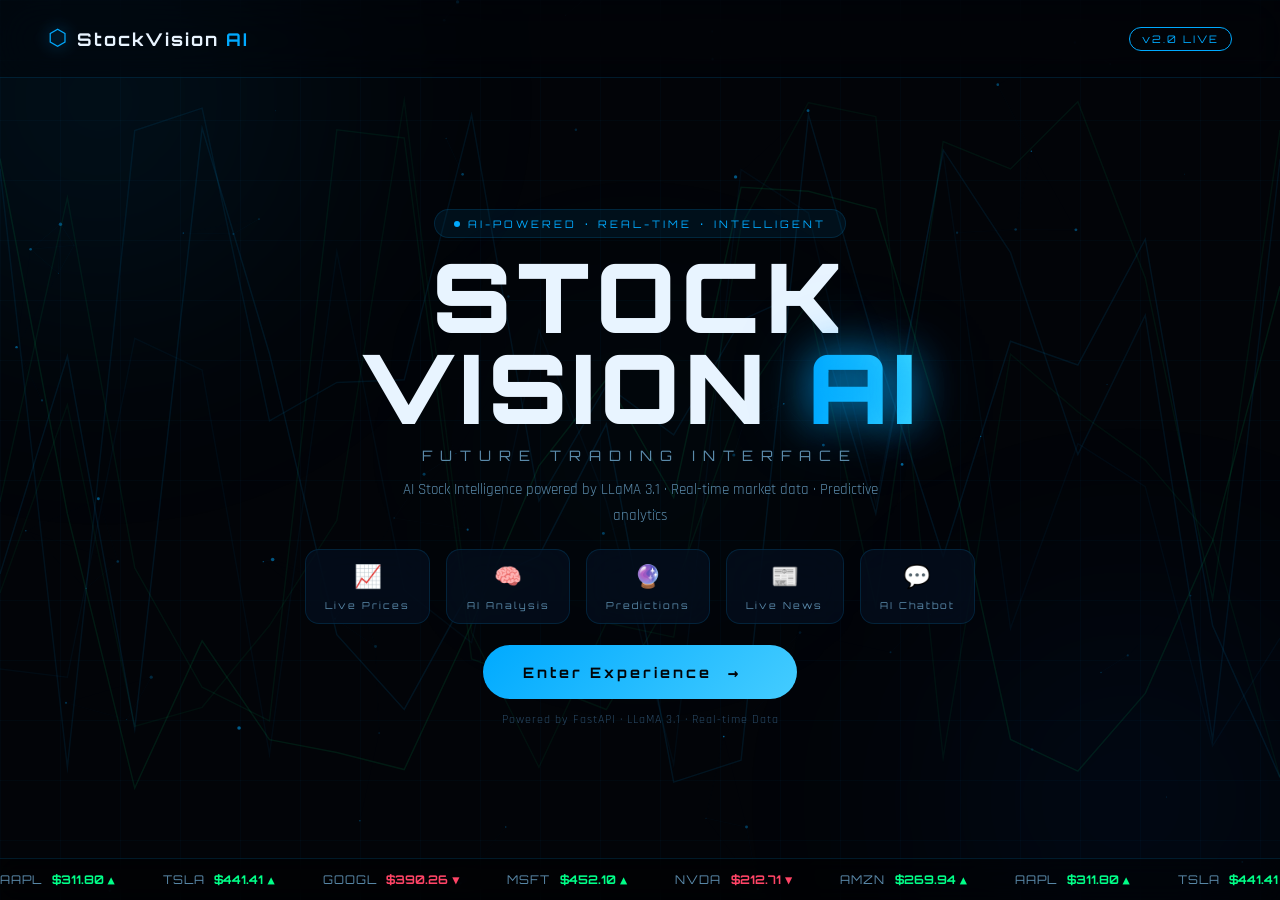
<file: frontend/index.html>
<!DOCTYPE html>
<html lang="en">
<head>
  <meta charset="UTF-8" />
  <meta name="viewport" content="width=device-width, initial-scale=1.0"/>
  <title>StockVision AI</title>
<link rel="stylesheet" href="style.css" />
  <script src="config.js"></script>
  <link href="https://fonts.googleapis.com/css2?family=Orbitron:wght@400;700;900&family=Rajdhani:wght@300;400;600&display=swap" rel="stylesheet"/>
</head>
<body class="landing-body">

  <div class="bg-grid"></div>
  <div class="bg-glow glow-1"></div>
  <div class="bg-glow glow-2"></div>
  <div class="bg-glow glow-3"></div>
  <canvas id="particles"></canvas>

  <div class="landing-wrapper">

    <nav class="landing-nav fade-in-down">
      <div class="nav-logo">
        <span class="logo-icon">⬡</span>
        <span class="logo-text">StockVision <span class="logo-accent">AI</span></span>
      </div>
      <div class="nav-tag">v2.0 LIVE</div>
    </nav>

    <div class="hero-section">
      <div class="hero-badge fade-in" style="animation-delay:0.2s">
        <span class="badge-dot"></span>
        AI-POWERED · REAL-TIME · INTELLIGENT
      </div>

      <h1 class="hero-title fade-in" style="animation-delay:0.4s">
        <span class="title-line-1">STOCK</span>
        <span class="title-line-2">VISION <span class="title-glow">AI</span></span>
      </h1>

      <p class="hero-sub fade-in" style="animation-delay:0.6s">Future Trading Interface</p>

      <p class="hero-desc fade-in" style="animation-delay:0.8s">
        AI Stock Intelligence powered by LLaMA 3.1 · Real-time market data · Predictive analytics
      </p>

      <div class="feature-cards fade-in" style="animation-delay:1s">
        <div class="feat-card glass-card"><div class="feat-icon">📈</div><div class="feat-label">Live Prices</div></div>
        <div class="feat-card glass-card"><div class="feat-icon">🧠</div><div class="feat-label">AI Analysis</div></div>
        <div class="feat-card glass-card"><div class="feat-icon">🔮</div><div class="feat-label">Predictions</div></div>
        <div class="feat-card glass-card"><div class="feat-icon">📰</div><div class="feat-label">Live News</div></div>
        <div class="feat-card glass-card"><div class="feat-icon">💬</div><div class="feat-label">AI Chatbot</div></div>
      </div>

      <div class="cta-wrapper fade-in" style="animation-delay:1.2s">
        <button class="cta-btn" onclick="enterExperience()">
          <span class="cta-text">Enter Experience</span>
          <span class="cta-arrow">→</span>
          <div class="cta-glow"></div>
        </button>
        <p class="cta-sub">Powered by FastAPI · LLaMA 3.1 · Real-time Data</p>
      </div>
    </div>

    <div class="ticker-bar fade-in" style="animation-delay:1.4s">
      <div class="ticker-track">
        <span class="tick-item"><span class="tick-name">AAPL</span><span class="tick-price up">$311.80 ▲</span></span>
        <span class="tick-item"><span class="tick-name">TSLA</span><span class="tick-price up">$441.41 ▲</span></span>
        <span class="tick-item"><span class="tick-name">GOOGL</span><span class="tick-price down">$390.26 ▼</span></span>
        <span class="tick-item"><span class="tick-name">MSFT</span><span class="tick-price up">$452.10 ▲</span></span>
        <span class="tick-item"><span class="tick-name">NVDA</span><span class="tick-price down">$212.71 ▼</span></span>
        <span class="tick-item"><span class="tick-name">AMZN</span><span class="tick-price up">$269.94 ▲</span></span>
        <span class="tick-item"><span class="tick-name">AAPL</span><span class="tick-price up">$311.80 ▲</span></span>
        <span class="tick-item"><span class="tick-name">TSLA</span><span class="tick-price up">$441.41 ▲</span></span>
      </div>
    </div>

  </div>

<script src="script.js"></script>
</body>
</html>
</file>
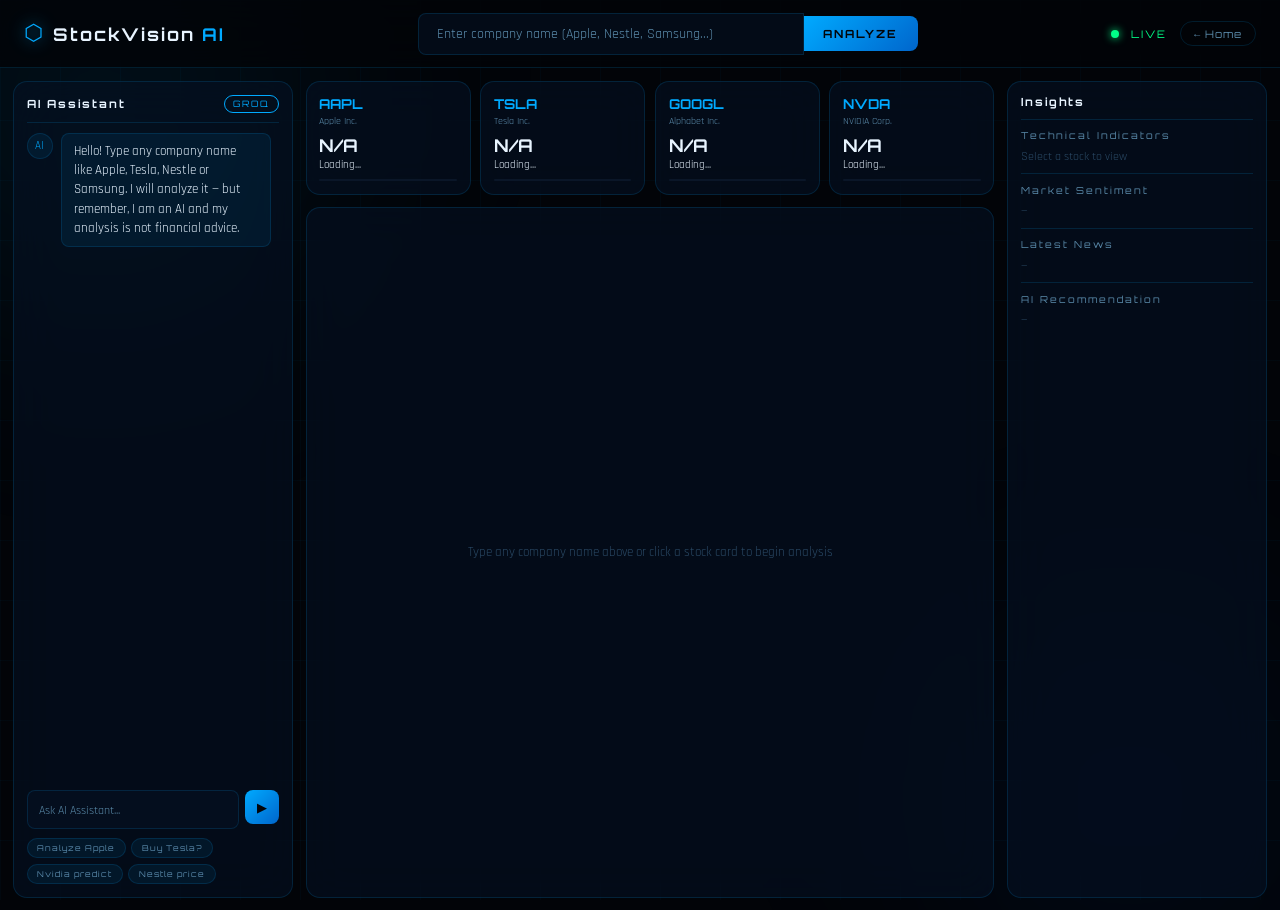
<file: frontend/dashboard.html>
<!DOCTYPE html>
<html lang="en">
<head>
  <meta charset="UTF-8"/>
  <meta name="viewport" content="width=device-width, initial-scale=1.0"/>
  <title>StockVision AI — Dashboard</title>
  <link rel="stylesheet" href="style.css"/>
  <link href="https://fonts.googleapis.com/css2?family=Orbitron:wght@400;700;900&family=Rajdhani:wght@300;400;600&display=swap" rel="stylesheet"/>
  <script src="config.js"></script>
</head>
<body class="dashboard-body">

  <div class="bg-grid"></div>
  <div class="bg-glow glow-1"></div>
  <div class="bg-glow glow-2"></div>

  <nav class="dash-nav">
    <div class="nav-logo">
      <span class="logo-icon">⬡</span>
      <span class="logo-text">StockVision <span class="logo-accent">AI</span></span>
    </div>
    <div class="nav-center">
      <div class="search-wrapper">
        <input type="text" id="globalSearch" placeholder=" " autocomplete="off"/>
        <label class="floating-label">Enter company name (Apple, Nestle, Samsung...)</label>
        <button class="search-btn" onclick="searchStock()">ANALYZE</button>
      </div>
    </div>
    <div class="nav-right">
      <div class="status-dot"></div>
      <span class="status-text">LIVE</span>
      <a href="index.html" class="back-btn">← Home</a>
    </div>
  </nav>

  <div class="dash-layout">

    <!-- LEFT: Chatbot -->
    <aside class="left-panel glass-panel fade-in-left">
      <div class="panel-header">
        <span class="panel-title">AI Assistant</span>
        <span class="panel-badge">GROQ</span>
      </div>
      <div class="chat-messages" id="chatMessages">
        <div class="chat-msg bot-msg">
          <div class="msg-avatar">AI</div>
          <div class="msg-bubble">Hello! Type any company name like Apple, Tesla, Nestle or Samsung. I will analyze it — but remember, I am an AI and my analysis is not financial advice.</div>
        </div>
      </div>
      <div class="chat-input-area">
        <div class="float-input-wrap">
          <input type="text" id="chatInput" placeholder=" " onkeydown="if(event.key==='Enter') sendChat()"/>
          <label class="floating-label">Ask AI Assistant...</label>
        </div>
        <button class="send-btn" onclick="sendChat()">▶</button>
      </div>
      <div class="quick-prompts">
        <button class="prompt-chip" onclick="quickPrompt('Analyze Apple stock')">Analyze Apple</button>
        <button class="prompt-chip" onclick="quickPrompt('Should I buy Tesla?')">Buy Tesla?</button>
        <button class="prompt-chip" onclick="quickPrompt('Nvidia prediction')">Nvidia predict</button>
        <button class="prompt-chip" onclick="quickPrompt('Nestle stock price')">Nestle price</button>
      </div>
    </aside>

    <!-- CENTER: Stock Data -->
    <main class="center-panel">
      <div class="stocks-row" id="stocksRow">
        <div class="stock-card glass-card tilt-card" data-ticker="AAPL" onclick="loadStock('AAPL','Apple')">
          <div class="stock-card-top"><span class="stock-name">AAPL</span><span class="stock-company">Apple Inc.</span></div>
          <div class="stock-price" id="price-AAPL">—</div>
          <div class="stock-change" id="change-AAPL">Loading...</div>
          <div class="stock-bar"><div class="stock-bar-fill" id="bar-AAPL"></div></div>
        </div>
        <div class="stock-card glass-card tilt-card" data-ticker="TSLA" onclick="loadStock('TSLA','Tesla')">
          <div class="stock-card-top"><span class="stock-name">TSLA</span><span class="stock-company">Tesla Inc.</span></div>
          <div class="stock-price" id="price-TSLA">—</div>
          <div class="stock-change" id="change-TSLA">Loading...</div>
          <div class="stock-bar"><div class="stock-bar-fill" id="bar-TSLA"></div></div>
        </div>
        <div class="stock-card glass-card tilt-card" data-ticker="GOOGL" onclick="loadStock('GOOGL','Google')">
          <div class="stock-card-top"><span class="stock-name">GOOGL</span><span class="stock-company">Alphabet Inc.</span></div>
          <div class="stock-price" id="price-GOOGL">—</div>
          <div class="stock-change" id="change-GOOGL">Loading...</div>
          <div class="stock-bar"><div class="stock-bar-fill" id="bar-GOOGL"></div></div>
        </div>
        <div class="stock-card glass-card tilt-card" data-ticker="NVDA" onclick="loadStock('NVDA','Nvidia')">
          <div class="stock-card-top"><span class="stock-name">NVDA</span><span class="stock-company">NVIDIA Corp.</span></div>
          <div class="stock-price" id="price-NVDA">—</div>
          <div class="stock-change" id="change-NVDA">Loading...</div>
          <div class="stock-bar"><div class="stock-bar-fill" id="bar-NVDA"></div></div>
        </div>
      </div>

      <div class="analysis-area" id="analysisArea">
        <div class="analysis-placeholder glass-card">
          <div class="placeholder-text">Type any company name above or click a stock card to begin analysis</div>
        </div>
      </div>

      <div class="prediction-area glass-panel" id="predictionArea" style="display:none">
        <div class="panel-header">
          <span class="panel-title">7-Day Price Prediction</span>
          <span class="panel-badge" id="predTicker">—</span>
        </div>
        <div class="pred-chart" id="predChart"></div>
      </div>

      <!-- HUMAN IN THE LOOP -->
      <div id="humanInTheLoop" style="display:none;"></div>

    </main>

    <!-- RIGHT: Insights -->
    <aside class="right-panel glass-panel fade-in-right">
      <div class="panel-header">
        <span class="panel-title">Insights</span>
      </div>
      <div class="insight-block" id="technicalBlock">
        <div class="insight-title">Technical Indicators</div>
        <div class="insight-empty">Select a stock to view</div>
      </div>
      <div class="divider"></div>
      <div class="insight-block" id="sentimentBlock">
        <div class="insight-title">Market Sentiment</div>
        <div class="insight-empty">—</div>
      </div>
      <div class="divider"></div>
      <div class="insight-block" id="newsBlock">
        <div class="insight-title">Latest News</div>
        <div class="insight-empty">—</div>
      </div>
      <div class="divider"></div>
      <div class="insight-block" id="aiSummaryBlock">
        <div class="insight-title">AI Recommendation</div>
        <div class="insight-empty">—</div>
      </div>
    </aside>
  </div>

  <div class="loading-overlay" id="loadingOverlay">
    <div class="loader-ring"></div>
    <div class="loader-text" id="loaderText">Analyzing...</div>
    <div class="loader-subtext" id="loaderSubtext"></div>
  </div>

  <script src="script.js"></script>
</body>
</html>
</file>
<file: frontend/style.css>
:root {
  --blue:        #00aaff;
  --blue-dim:    #0066cc;
  --blue-glow:   rgba(0, 170, 255, 0.25);
  --blue-soft:   rgba(0, 170, 255, 0.08);
  --dark:        #020408;
  --dark-2:      #060c14;
  --dark-3:      #0a1628;
  --glass-bg:    rgba(6, 18, 36, 0.6);
  --glass-border:rgba(0, 170, 255, 0.15);
  --glass-hover: rgba(0, 170, 255, 0.22);
  --text-primary:#e8f4ff;
  --text-muted:  #5a8aaa;
  --text-dim:    #2a4a66;
  --up:          #00ff88;
  --down:        #ff4466;
  --font-display:'Orbitron', monospace;
  --font-body:   'Rajdhani', sans-serif;
  --radius:      14px;
  --radius-sm:   8px;
}

*, *::before, *::after { box-sizing: border-box; margin: 0; padding: 0; }
html { scroll-behavior: smooth; }
body { font-family: var(--font-body); background: var(--dark); color: var(--text-primary); min-height: 100vh; overflow-x: hidden; }

.bg-grid { position: fixed; inset: 0; z-index: 0; background-image: linear-gradient(rgba(0,170,255,0.03) 1px, transparent 1px), linear-gradient(90deg, rgba(0,170,255,0.03) 1px, transparent 1px); background-size: 60px 60px; pointer-events: none; }

.bg-glow { position: fixed; border-radius: 50%; filter: blur(120px); pointer-events: none; z-index: 0; }
.glow-1 { width: 600px; height: 600px; background: radial-gradient(circle, rgba(0,170,255,0.12), transparent 70%); top: -200px; left: -200px; animation: driftA 12s ease-in-out infinite alternate; }
.glow-2 { width: 500px; height: 500px; background: radial-gradient(circle, rgba(0,100,255,0.1), transparent 70%); bottom: -150px; right: -100px; animation: driftB 15s ease-in-out infinite alternate; }
.glow-3 { width: 300px; height: 300px; background: radial-gradient(circle, rgba(0,200,255,0.08), transparent 70%); top: 50%; left: 50%; transform: translate(-50%,-50%); animation: pulse 6s ease-in-out infinite; }

@keyframes driftA { from { transform: translate(0,0); } to { transform: translate(60px, 40px); } }
@keyframes driftB { from { transform: translate(0,0); } to { transform: translate(-40px, -60px); } }
@keyframes pulse { 0%,100% { opacity: 0.5; transform: translate(-50%,-50%) scale(1); } 50% { opacity: 1; transform: translate(-50%,-50%) scale(1.2); } }
@keyframes fadeIn { from { opacity: 0; transform: translateY(20px); } to { opacity: 1; transform: translateY(0); } }
@keyframes fadeInDown { from { opacity: 0; transform: translateY(-20px); } to { opacity: 1; transform: translateY(0); } }
@keyframes fadeInLeft { from { opacity: 0; transform: translateX(-30px); } to { opacity: 1; transform: translateX(0); } }
@keyframes fadeInRight { from { opacity: 0; transform: translateX(30px); } to { opacity: 1; transform: translateX(0); } }
@keyframes shimmer { 0% { background-position: -200% center; } 100% { background-position: 200% center; } }
@keyframes tickerScroll { from { transform: translateX(0); } to { transform: translateX(-50%); } }
@keyframes spin { from { transform: rotate(0deg); } to { transform: rotate(360deg); } }
@keyframes glowPulse { 0%,100% { box-shadow: 0 0 20px var(--blue-glow); } 50% { box-shadow: 0 0 40px rgba(0,170,255,0.5), 0 0 80px rgba(0,170,255,0.2); } }
@keyframes typingBounce { 0%,60%,100% { transform: translateY(0); opacity: 0.4; } 30% { transform: translateY(-6px); opacity: 1; } }
@keyframes float { 0%,100% { transform: translateY(0px); } 50% { transform: translateY(-10px); } }

.fade-in       { opacity: 0; animation: fadeIn 0.8s ease forwards; }
.fade-in-down  { opacity: 0; animation: fadeInDown 0.8s ease forwards; }
.fade-in-left  { opacity: 0; animation: fadeInLeft 0.8s ease forwards; }
.fade-in-right { opacity: 0; animation: fadeInRight 0.8s ease forwards; }

.glass-card  { background: var(--glass-bg); border: 1px solid var(--glass-border); border-radius: var(--radius); backdrop-filter: blur(20px); -webkit-backdrop-filter: blur(20px); transition: all 0.3s ease; }
.glass-panel { background: var(--glass-bg); border: 1px solid var(--glass-border); border-radius: var(--radius); backdrop-filter: blur(24px); -webkit-backdrop-filter: blur(24px); }

#particles { position: fixed; inset: 0; z-index: 0; pointer-events: none; }

/* ── LANDING ───────────────────────────────────────────────────────────── */
.landing-body { overflow-x: hidden; }
.landing-wrapper { position: relative; z-index: 1; min-height: 100vh; display: flex; flex-direction: column; }

.landing-nav { display: flex; align-items: center; justify-content: space-between; padding: 1.5rem 3rem; border-bottom: 1px solid var(--glass-border); background: rgba(2,4,8,0.4); backdrop-filter: blur(20px); }
.nav-logo { display: flex; align-items: center; gap: 0.6rem; }
.logo-icon { font-size: 1.4rem; color: var(--blue); filter: drop-shadow(0 0 8px var(--blue)); animation: float 3s ease-in-out infinite; }
.logo-text { font-family: var(--font-display); font-size: 1.1rem; font-weight: 700; letter-spacing: 2px; }
.logo-accent { color: var(--blue); }
.nav-tag { font-family: var(--font-display); font-size: 0.65rem; color: var(--blue); border: 1px solid var(--blue); padding: 0.25rem 0.75rem; border-radius: 20px; letter-spacing: 2px; animation: glowPulse 3s ease-in-out infinite; }

.hero-section { flex: 1; display: flex; flex-direction: column; align-items: center; justify-content: center; text-align: center; padding: 1rem 2rem; gap: 0.8rem; }

.hero-badge { display: inline-flex; align-items: center; gap: 0.5rem; font-family: var(--font-display); font-size: 0.65rem; letter-spacing: 3px; color: var(--blue); border: 1px solid var(--glass-border); padding: 0.4rem 1.2rem; border-radius: 20px; background: var(--blue-soft); }
.badge-dot { width: 6px; height: 6px; border-radius: 50%; background: var(--blue); animation: pulse 2s ease-in-out infinite; }

.hero-title { font-family: var(--font-display); line-height: 0.95; font-weight: 900; }
.title-line-1 { display: block; font-size: clamp(2.5rem, 8vw, 6rem); color: var(--text-primary); letter-spacing: 6px; }
.title-line-2 { display: block; font-size: clamp(2.5rem, 8vw, 6rem); letter-spacing: 6px; color: var(--text-primary); }
.title-glow { color: var(--blue); text-shadow: 0 0 40px rgba(0,170,255,0.8), 0 0 80px rgba(0,170,255,0.4); background: linear-gradient(90deg, var(--blue), #44ddff, var(--blue)); background-size: 200% auto; -webkit-background-clip: text; -webkit-text-fill-color: transparent; animation: shimmer 3s linear infinite; }

.hero-sub { font-family: var(--font-display); font-size: 0.9rem; letter-spacing: 8px; color: var(--text-muted); text-transform: uppercase; }
.hero-desc { font-size: 0.95rem; color: var(--text-muted); max-width: 520px; line-height: 1.7; }

.feature-cards { display: flex; gap: 1rem; flex-wrap: wrap; justify-content: center; margin: 0.5rem 0; }
.feat-card { padding: 0.8rem 1.2rem; display: flex; flex-direction: column; align-items: center; gap: 0.4rem; cursor: default; transition: all 0.3s ease; animation: float 3s ease-in-out infinite; }
.feat-card:nth-child(2) { animation-delay: 0.3s; }
.feat-card:nth-child(3) { animation-delay: 0.6s; }
.feat-card:nth-child(4) { animation-delay: 0.9s; }
.feat-card:nth-child(5) { animation-delay: 1.2s; }
.feat-card:hover { border-color: var(--blue); box-shadow: 0 0 20px var(--blue-glow); transform: translateY(-10px) scale(1.06); }
.feat-icon { font-size: 1.4rem; }
.feat-label { font-family: var(--font-display); font-size: 0.6rem; letter-spacing: 2px; color: var(--text-muted); }

.cta-wrapper { display: flex; flex-direction: column; align-items: center; gap: 0.8rem; }
.cta-btn { position: relative; display: inline-flex; align-items: center; gap: 1rem; padding: 1rem 2.5rem; border: none; cursor: pointer; font-family: var(--font-display); font-size: 0.9rem; font-weight: 700; letter-spacing: 3px; color: var(--dark); background: linear-gradient(135deg, var(--blue), #44ccff); border-radius: 50px; overflow: hidden; transition: all 0.3s ease; animation: glowPulse 3s ease-in-out infinite; }
.cta-btn:hover { transform: scale(1.06) translateY(-3px); box-shadow: 0 10px 40px rgba(0,170,255,0.5); }
.cta-btn:hover .cta-arrow { transform: translateX(6px); }
.cta-text { position: relative; z-index: 1; }
.cta-arrow { position: relative; z-index: 1; transition: transform 0.3s ease; font-size: 1.1rem; }
.cta-sub { font-size: 0.75rem; color: var(--text-dim); letter-spacing: 1px; }

.ticker-bar { border-top: 1px solid var(--glass-border); background: rgba(0,0,0,0.4); backdrop-filter: blur(10px); padding: 0.8rem 0; overflow: hidden; }
.ticker-track { display: flex; gap: 3rem; white-space: nowrap; animation: tickerScroll 25s linear infinite; }
.tick-item { display: flex; align-items: center; gap: 0.6rem; }
.tick-name { font-family: var(--font-display); font-size: 0.75rem; color: var(--text-muted); letter-spacing: 1px; }
.tick-price { font-family: var(--font-display); font-size: 0.75rem; font-weight: 700; }
.up   { color: var(--up); }
.down { color: var(--down); }

/* ── DASHBOARD ─────────────────────────────────────────────────────────── */
.dashboard-body { overflow: hidden; height: 100vh; }

.dash-nav { display: flex; align-items: center; justify-content: space-between; padding: 0.8rem 1.5rem; background: rgba(2,4,8,0.8); border-bottom: 1px solid var(--glass-border); backdrop-filter: blur(20px); position: relative; z-index: 10; gap: 1rem; }
.nav-center { flex: 1; max-width: 500px; }
.search-wrapper { position: relative; display: flex; align-items: center; }
.search-wrapper input { width: 100%; padding: 0.65rem 1rem 0.65rem 1.2rem; background: var(--glass-bg); border: 1px solid var(--glass-border); border-radius: var(--radius-sm) 0 0 var(--radius-sm); color: var(--text-primary); font-family: var(--font-body); font-size: 0.95rem; outline: none; transition: border-color 0.3s ease; }
.search-wrapper input:focus { border-color: var(--blue); }
.search-wrapper input:focus + .floating-label,
.search-wrapper input:not(:placeholder-shown) + .floating-label { transform: translateY(-130%) scale(0.75); color: var(--blue); background: var(--dark); padding: 0 4px; }
.search-wrapper .floating-label { position: absolute; left: 1.2rem; top: 50%; transform: translateY(-50%); color: var(--text-muted); font-size: 0.85rem; pointer-events: none; transition: all 0.25s ease; transform-origin: left center; white-space: nowrap; }
.search-btn { padding: 0.65rem 1.2rem; background: linear-gradient(135deg, var(--blue), var(--blue-dim)); border: none; border-radius: 0 var(--radius-sm) var(--radius-sm) 0; color: var(--dark); font-family: var(--font-display); font-size: 0.7rem; font-weight: 700; letter-spacing: 2px; cursor: pointer; transition: all 0.2s ease; white-space: nowrap; }
.search-btn:hover { opacity: 0.85; }
.nav-right { display: flex; align-items: center; gap: 0.8rem; flex-shrink: 0; }
.status-dot { width: 8px; height: 8px; border-radius: 50%; background: var(--up); animation: pulse 2s ease-in-out infinite; box-shadow: 0 0 8px var(--up); }
.status-text { font-family: var(--font-display); font-size: 0.65rem; color: var(--up); letter-spacing: 2px; }
.back-btn { font-family: var(--font-display); font-size: 0.65rem; color: var(--text-muted); text-decoration: none; letter-spacing: 1px; border: 1px solid var(--glass-border); padding: 0.3rem 0.8rem; border-radius: 20px; transition: all 0.2s ease; white-space: nowrap; }
.back-btn:hover { color: var(--blue); border-color: var(--blue); }

.dash-layout { display: grid; grid-template-columns: 280px 1fr 260px; gap: 0.8rem; padding: 0.8rem; height: calc(100vh - 58px); position: relative; z-index: 1; overflow: hidden; }

.left-panel, .right-panel { padding: 0.8rem; display: flex; flex-direction: column; gap: 0.6rem; overflow-y: auto; overflow-x: hidden; }
.left-panel::-webkit-scrollbar, .right-panel::-webkit-scrollbar { width: 3px; }
.left-panel::-webkit-scrollbar-thumb, .right-panel::-webkit-scrollbar-thumb { background: var(--glass-border); border-radius: 2px; }

.panel-header { display: flex; align-items: center; gap: 0.5rem; padding-bottom: 0.6rem; border-bottom: 1px solid var(--glass-border); }
.panel-icon  { font-size: 1rem; }
.panel-title { font-family: var(--font-display); font-size: 0.7rem; font-weight: 700; letter-spacing: 2px; flex: 1; }
.panel-badge { font-family: var(--font-display); font-size: 0.55rem; letter-spacing: 2px; color: var(--blue); border: 1px solid var(--blue); padding: 0.15rem 0.5rem; border-radius: 10px; }

.chat-messages { flex: 1; overflow-y: auto; display: flex; flex-direction: column; gap: 0.6rem; padding-right: 0.3rem; min-height: 0; }
.chat-messages::-webkit-scrollbar { width: 2px; }
.chat-messages::-webkit-scrollbar-thumb { background: var(--glass-border); }
.chat-msg  { display: flex; gap: 0.5rem; align-items: flex-start; }
.bot-msg   { flex-direction: row; }
.user-msg  { flex-direction: row-reverse; }
.msg-avatar { width: 26px; height: 26px; border-radius: 50%; background: var(--blue-soft); border: 1px solid var(--glass-border); display: flex; align-items: center; justify-content: center; font-size: 0.7rem; flex-shrink: 0; color: var(--blue); }
.msg-bubble { padding: 0.5rem 0.8rem; border-radius: var(--radius-sm); font-size: 0.8rem; line-height: 1.5; max-width: 85%; }
.bot-msg  .msg-bubble { background: var(--blue-soft); border: 1px solid var(--glass-border); }
.user-msg .msg-bubble { background: rgba(0,170,255,0.15); border: 1px solid rgba(0,170,255,0.3); }

.chat-input-area { display: flex; gap: 0.4rem; }
.float-input-wrap { position: relative; flex: 1; }
.float-input-wrap input { width: 100%; padding: 0.6rem 0.8rem; background: var(--glass-bg); border: 1px solid var(--glass-border); border-radius: var(--radius-sm); color: var(--text-primary); font-family: var(--font-body); font-size: 0.82rem; outline: none; transition: border-color 0.3s ease; }
.float-input-wrap input:focus { border-color: var(--blue); }
.float-input-wrap input:focus + .floating-label,
.float-input-wrap input:not(:placeholder-shown) + .floating-label { transform: translateY(-140%) scale(0.7); color: var(--blue); background: var(--dark-2); padding: 0 4px; }
.float-input-wrap .floating-label { position: absolute; left: 0.8rem; top: 50%; transform: translateY(-50%); color: var(--text-muted); font-size: 0.78rem; pointer-events: none; transition: all 0.25s ease; transform-origin: left center; }
.send-btn { width: 34px; height: 34px; border: none; border-radius: var(--radius-sm); background: linear-gradient(135deg, var(--blue), var(--blue-dim)); color: var(--dark); cursor: pointer; font-size: 0.8rem; transition: all 0.2s ease; flex-shrink: 0; }
.send-btn:hover { transform: scale(1.1); }

.quick-prompts { display: flex; flex-wrap: wrap; gap: 0.35rem; }
.prompt-chip { font-family: var(--font-display); font-size: 0.5rem; letter-spacing: 1px; padding: 0.25rem 0.6rem; border-radius: 20px; cursor: pointer; background: var(--blue-soft); border: 1px solid var(--glass-border); color: var(--text-muted); transition: all 0.2s ease; }
.prompt-chip:hover { border-color: var(--blue); color: var(--blue); }

.center-panel { display: flex; flex-direction: column; gap: 0.8rem; overflow-y: auto; overflow-x: hidden; min-height: 0; }
.center-panel::-webkit-scrollbar { width: 3px; }
.center-panel::-webkit-scrollbar-thumb { background: var(--glass-border); }

.stocks-row { display: grid; grid-template-columns: repeat(4, 1fr); gap: 0.6rem; flex-shrink: 0; }
.stock-card { padding: 0.8rem; cursor: pointer; position: relative; overflow: hidden; transition: all 0.3s ease; }
.stock-card:hover { border-color: rgba(0,170,255,0.4); box-shadow: 0 8px 32px var(--blue-glow); transform: translateY(-4px); }
.stock-card-top { display: flex; flex-direction: column; gap: 0.1rem; margin-bottom: 0.4rem; }
.stock-name    { font-family: var(--font-display); font-size: 0.85rem; font-weight: 700; color: var(--blue); }
.stock-company { font-size: 0.65rem; color: var(--text-muted); }
.stock-price   { font-family: var(--font-display); font-size: 1.1rem; font-weight: 700; margin-bottom: 0.15rem; }
.stock-change  { font-size: 0.7rem; margin-bottom: 0.4rem; }
.stock-bar { height: 2px; background: var(--dark-3); border-radius: 2px; overflow: hidden; }
.stock-bar-fill { height: 100%; width: 0%; border-radius: 2px; background: var(--blue); transition: width 1s ease; }

.analysis-area { flex: 1; min-height: 0; }
.analysis-placeholder { height: 100%; min-height: 160px; display: flex; flex-direction: column; align-items: center; justify-content: center; gap: 0.8rem; }
.placeholder-icon { font-size: 2rem; opacity: 0.3; }
.placeholder-text { color: var(--text-dim); font-size: 0.82rem; text-align: center; padding: 0 1rem; }
.analysis-content { padding: 1rem; height: 100%; }
.analysis-header { display: flex; align-items: center; justify-content: space-between; margin-bottom: 0.8rem; }
.analysis-ticker  { font-family: var(--font-display); font-size: 1.3rem; font-weight: 900; color: var(--blue); }
.analysis-company { font-size: 0.82rem; color: var(--text-muted); }
.rec-badge { font-family: var(--font-display); font-size: 0.75rem; font-weight: 700; padding: 0.35rem 1rem; border-radius: 20px; letter-spacing: 2px; }
.rec-BUY  { background: rgba(0,255,136,0.15); color: var(--up);   border: 1px solid var(--up); }
.rec-SELL { background: rgba(255,68,102,0.15); color: var(--down); border: 1px solid var(--down); }
.rec-HOLD { background: rgba(0,170,255,0.15);  color: var(--blue); border: 1px solid var(--blue); }
.analysis-stats { display: grid; grid-template-columns: repeat(3, 1fr); gap: 0.6rem; margin-bottom: 0.8rem; }
.stat-item { background: var(--blue-soft); border: 1px solid var(--glass-border); border-radius: var(--radius-sm); padding: 0.6rem; text-align: center; }
.stat-label { font-size: 0.6rem; color: var(--text-muted); letter-spacing: 1px; margin-bottom: 0.25rem; }
.stat-value { font-family: var(--font-display); font-size: 0.9rem; font-weight: 700; }
.ai-analysis-text { font-size: 0.78rem; line-height: 1.6; color: var(--text-muted); max-height: 100px; overflow-y: auto; padding: 0.7rem; background: var(--blue-soft); border: 1px solid var(--glass-border); border-radius: var(--radius-sm); }

.prediction-area { padding: 0.8rem; flex-shrink: 0; }
.pred-chart { display: flex; align-items: flex-end; gap: 5px; height: 70px; margin-top: 0.6rem; }
.pred-bar-wrap { flex: 1; display: flex; flex-direction: column; align-items: center; gap: 3px; }
.pred-bar { width: 100%; border-radius: 4px 4px 0 0; background: linear-gradient(to top, var(--blue-dim), var(--blue)); min-height: 8px; transition: height 0.8s ease; cursor: pointer; }
.pred-bar:hover { opacity: 0.8; }
.pred-bar-label { font-family: var(--font-display); font-size: 0.45rem; color: var(--text-muted); }
.pred-price     { font-family: var(--font-display); font-size: 0.5rem; color: var(--blue); }

.insight-block { display: flex; flex-direction: column; gap: 0.4rem; }
.insight-title { font-family: var(--font-display); font-size: 0.6rem; letter-spacing: 2px; color: var(--text-muted); }
.insight-empty { font-size: 0.78rem; color: var(--text-dim); }
.divider { height: 1px; background: var(--glass-border); }
.indicator-row { display: flex; justify-content: space-between; align-items: center; padding: 0.4rem 0.6rem; background: var(--blue-soft); border: 1px solid var(--glass-border); border-radius: var(--radius-sm); }
.ind-name  { font-family: var(--font-display); font-size: 0.6rem; color: var(--text-muted); letter-spacing: 1px; }
.ind-value { font-family: var(--font-display); font-size: 0.75rem; font-weight: 700; }
.ind-signal { font-size: 0.6rem; }
.bullish { color: var(--up); }
.bearish { color: var(--down); }
.neutral { color: var(--blue); }
.sentiment-pill { display: inline-flex; align-items: center; gap: 0.4rem; padding: 0.35rem 0.8rem; border-radius: 20px; font-family: var(--font-display); font-size: 0.65rem; font-weight: 700; }
.sent-positive { background: rgba(0,255,136,0.12); color: var(--up);   border: 1px solid var(--up); }
.sent-negative { background: rgba(255,68,102,0.12); color: var(--down); border: 1px solid var(--down); }
.sent-neutral  { background: rgba(0,170,255,0.12);  color: var(--blue); border: 1px solid var(--blue); }
.news-item { padding: 0.5rem; background: var(--blue-soft); border: 1px solid var(--glass-border); border-radius: var(--radius-sm); transition: border-color 0.2s ease; }
.news-item:hover { border-color: var(--blue); }
.news-title { font-size: 0.72rem; line-height: 1.4; margin-bottom: 0.25rem; }
.news-meta  { font-size: 0.62rem; color: var(--text-dim); }
.news-link  { color: var(--blue); text-decoration: none; font-family: var(--font-display); font-size: 0.55rem; letter-spacing: 1px; }
.news-link:hover { text-decoration: underline; }

.loading-overlay { position: fixed; inset: 0; z-index: 100; background: rgba(2,4,8,0.8); backdrop-filter: blur(10px); display: none; flex-direction: column; align-items: center; justify-content: center; gap: 1.5rem; }
.loading-overlay.active { display: flex; }
.loader-ring { width: 60px; height: 60px; border: 3px solid var(--glass-border); border-top-color: var(--blue); border-radius: 50%; animation: spin 1s linear infinite; box-shadow: 0 0 20px var(--blue-glow); }
.loader-text { font-family: var(--font-display); font-size: 0.75rem; letter-spacing: 4px; color: var(--blue); }
.loader-subtext { font-size: 0.8rem; color: var(--text-dim); max-width: 320px; text-align: center; min-height: 1.2em; transition: opacity 0.3s ease; }

.tilt-card { transform-style: preserve-3d; }
.error-msg { color: var(--down); font-size: 0.8rem; padding: 0.6rem; background: rgba(255,68,102,0.1); border: 1px solid rgba(255,68,102,0.3); border-radius: var(--radius-sm); }
.typing-dots { display: flex; gap: 4px; padding: 0.3rem 0; }
.typing-dots span { width: 5px; height: 5px; border-radius: 50%; background: var(--blue); animation: typingBounce 1.2s ease-in-out infinite; }
.typing-dots span:nth-child(2) { animation-delay: 0.2s; }
.typing-dots span:nth-child(3) { animation-delay: 0.4s; }

/* ── RESPONSIVE ────────────────────────────────────────────────────────── */
@media (max-width: 1200px) {
  .dash-layout { grid-template-columns: 260px 1fr 240px; }
}
@media (max-width: 900px) {
  .dash-layout { grid-template-columns: 1fr; overflow-y: auto; height: auto; }
  .dashboard-body { overflow-y: auto; height: auto; }
  .left-panel, .right-panel { max-height: 350px; }
  .stocks-row { grid-template-columns: repeat(2, 1fr); }
  .dash-nav { flex-wrap: wrap; gap: 0.5rem; }
  .nav-center { order: 3; width: 100%; max-width: 100%; }
}
/* ── CANDLESTICK ───────────────────────────────────────────────────────── */
.candle-wrapper { margin: 0.8rem 0; }
.candle-label { font-family: var(--font-display); font-size: 0.6rem; color: var(--text-muted); letter-spacing: 2px; margin-bottom: 0.4rem; }
.candle-canvas { width: 100%; height: 120px; border-radius: var(--radius-sm); background: var(--blue-soft); border: 1px solid var(--glass-border); display: block; }

/* ── HUMAN IN THE LOOP ─────────────────────────────────────────────────── */
.hitl-card { padding: 1.2rem; margin-top: 0.5rem; }
.hitl-header { display: flex; align-items: center; gap: 0.5rem; margin-bottom: 0.8rem; padding-bottom: 0.6rem; border-bottom: 1px solid var(--glass-border); }
.hitl-icon { font-size: 1.2rem; }
.hitl-title { font-family: var(--font-display); font-size: 0.8rem; font-weight: 700; letter-spacing: 2px; }
.hitl-disclaimer { background: rgba(255,170,0,0.08); border: 1px solid rgba(255,170,0,0.25); border-radius: var(--radius-sm); padding: 0.7rem 1rem; font-size: 0.75rem; color: #ffaa00; line-height: 1.6; margin-bottom: 1rem; }
.hitl-question { font-size: 0.85rem; color: var(--text-primary); line-height: 1.7; margin-bottom: 1rem; }
.hitl-buttons { display: flex; gap: 1rem; }
.hitl-yes { padding: 0.7rem 2rem; background: rgba(0,255,136,0.15); border: 1px solid var(--up); border-radius: var(--radius-sm); color: var(--up); font-family: var(--font-display); font-size: 0.7rem; font-weight: 700; letter-spacing: 2px; cursor: pointer; transition: all 0.2s ease; }
.hitl-yes:hover { background: rgba(0,255,136,0.25); transform: translateY(-2px); }
.hitl-no { padding: 0.7rem 2rem; background: rgba(255,68,102,0.15); border: 1px solid var(--down); border-radius: var(--radius-sm); color: var(--down); font-family: var(--font-display); font-size: 0.7rem; font-weight: 700; letter-spacing: 2px; cursor: pointer; transition: all 0.2s ease; }
.hitl-no:hover { background: rgba(255,68,102,0.25); transform: translateY(-2px); }
.hitl-result-no { font-size: 0.82rem; color: var(--text-muted); line-height: 1.7; padding: 0.8rem; background: var(--blue-soft); border-radius: var(--radius-sm); border: 1px solid var(--glass-border); }
.hitl-summary-grid { display: grid; grid-template-columns: repeat(3,1fr); gap: 0.6rem; margin-bottom: 1rem; }
.hitl-summary-item { background: var(--blue-soft); border: 1px solid var(--glass-border); border-radius: var(--radius-sm); padding: 0.6rem; text-align: center; }
.hitl-summary-label { font-size: 0.6rem; color: var(--text-muted); letter-spacing: 1px; margin-bottom: 0.3rem; }
.hitl-summary-value { font-family: var(--font-display); font-size: 0.85rem; font-weight: 700; }
.hitl-checklist { display: flex; flex-direction: column; gap: 0.4rem; margin-bottom: 1rem; }
.hitl-check { font-size: 0.78rem; color: var(--text-muted); }
.hitl-reset { padding: 0.5rem 1.2rem; background: var(--blue-soft); border: 1px solid var(--glass-border); border-radius: var(--radius-sm); color: var(--text-muted); font-family: var(--font-display); font-size: 0.6rem; letter-spacing: 1px; cursor: pointer; transition: all 0.2s ease; }
.hitl-reset:hover { border-color: var(--blue); color: var(--blue); }
.hitl-toggle {
  margin-left: auto;
  font-family: var(--font-display);
  font-size: 0.55rem;
  letter-spacing: 1px;
  padding: 0.25rem 0.7rem;
  border-radius: 20px;
  cursor: pointer;
  background: var(--blue-soft);
  border: 1px solid var(--glass-border);
  color: var(--text-muted);
  transition: all 0.2s ease;
}
.hitl-toggle:hover { border-color: var(--blue); color: var(--blue); }
</file>
